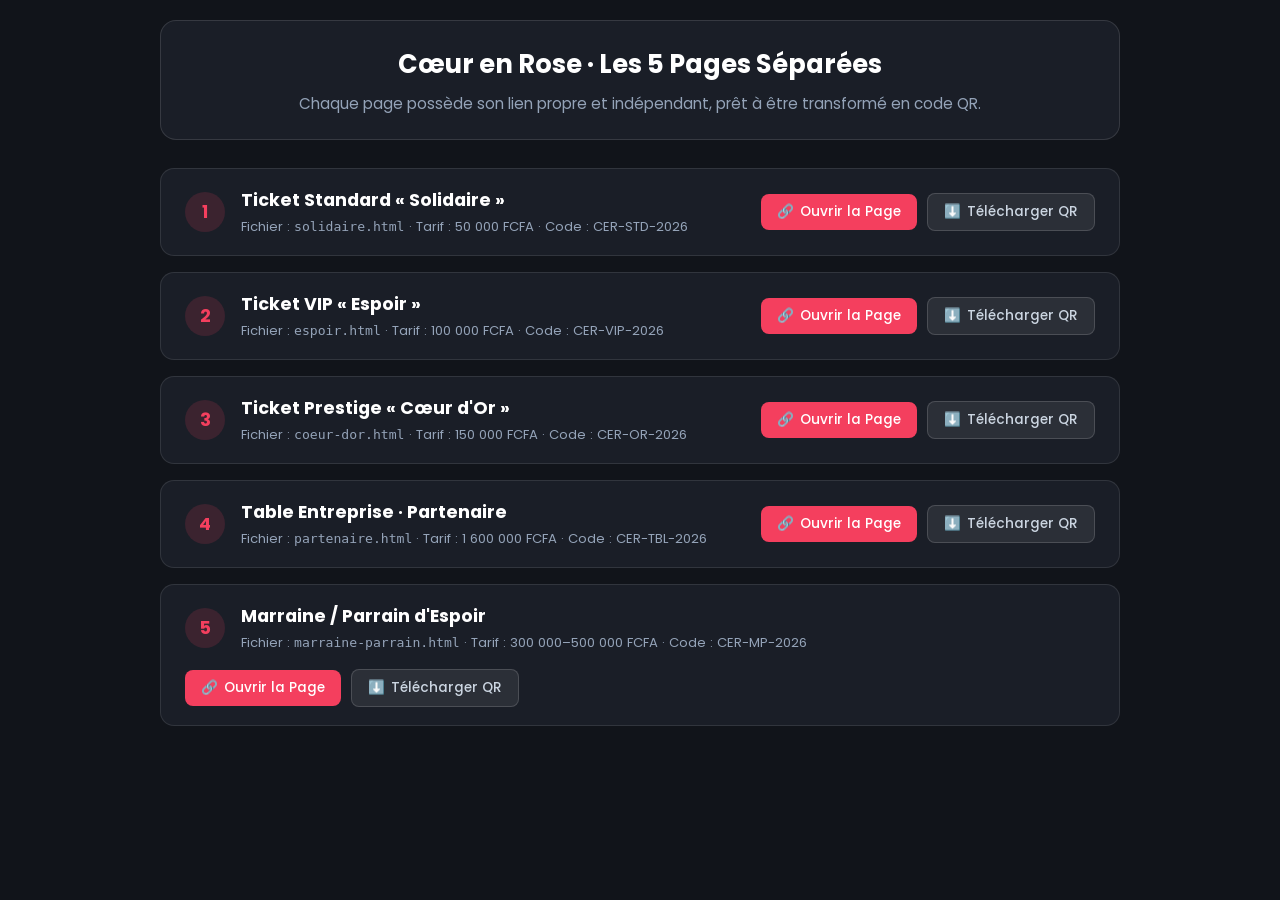
<file: index.html>
<!DOCTYPE html>
<html lang="fr">
<head>
  <meta charset="UTF-8">
  <meta name="viewport" content="width=device-width, initial-scale=1.0">
  <title>Cœur en Rose · Les 5 Pages de Billets & Remerciements</title>
  <link rel="preconnect" href="https://fonts.googleapis.com">
  <link rel="preconnect" href="https://fonts.gstatic.com" crossorigin>
  <link href="https://fonts.googleapis.com/css2?family=Poppins:wght@400;500;600;700&display=swap" rel="stylesheet">
  <link rel="stylesheet" href="style.css">
  <style>
    .hub-container {
      width: 100%;
      max-width: 960px;
      margin: 0 auto;
      display: flex;
      flex-direction: column;
      gap: 28px;
    }
    .hub-header {
      background: #1a1e27;
      border: 1px solid rgba(255, 255, 255, 0.12);
      border-radius: 16px;
      padding: 24px;
      text-align: center;
    }
    .hub-header h1 {
      font-size: 1.6rem;
      color: #fff;
      margin-bottom: 8px;
    }
    .hub-header p {
      font-size: 0.95rem;
      color: #94a3b8;
    }
    .pages-list {
      display: flex;
      flex-direction: column;
      gap: 16px;
    }
    .page-card {
      background: #1a1e27;
      border: 1px solid rgba(255, 255, 255, 0.1);
      border-radius: 14px;
      padding: 18px 24px;
      display: flex;
      align-items: center;
      justify-content: space-between;
      flex-wrap: wrap;
      gap: 16px;
      transition: all 0.2s ease;
    }
    .page-card:hover {
      border-color: #f43f5e;
      transform: translateY(-2px);
      box-shadow: 0 8px 24px rgba(0, 0, 0, 0.4);
    }
    .page-card-info {
      display: flex;
      align-items: center;
      gap: 16px;
    }
    .page-num {
      width: 40px;
      height: 40px;
      border-radius: 50%;
      background: rgba(244, 63, 94, 0.15);
      color: #f43f5e;
      display: flex;
      align-items: center;
      justify-content: center;
      font-weight: 700;
      font-size: 1.1rem;
    }
    .page-names h3 {
      font-size: 1.1rem;
      color: #fff;
      margin-bottom: 4px;
    }
    .page-names p {
      font-size: 0.82rem;
      color: #94a3b8;
    }
    .page-card-actions {
      display: flex;
      align-items: center;
      gap: 10px;
    }
    .btn-action {
      padding: 8px 16px;
      border-radius: 8px;
      font-size: 0.85rem;
      font-weight: 500;
      text-decoration: none;
      display: inline-flex;
      align-items: center;
      gap: 6px;
      transition: all 0.2s ease;
    }
    .btn-action.open {
      background: #f43f5e;
      color: #fff;
    }
    .btn-action.open:hover {
      background: #e11d48;
    }
    .btn-action.download {
      background: rgba(255, 255, 255, 0.08);
      border: 1px solid rgba(255, 255, 255, 0.15);
      color: #cbd5e1;
    }
    .btn-action.download:hover {
      background: rgba(255, 255, 255, 0.15);
      color: #fff;
    }
  </style>
</head>
<body>

  <div class="hub-container">

    <div class="hub-header">
      <h1>Cœur en Rose · Les 5 Pages Séparées</h1>
      <p>Chaque page possède son lien propre et indépendant, prêt à être transformé en code QR.</p>
    </div>

    <div class="pages-list">

      <!-- Page 1: Solidaire -->
      <div class="page-card">
        <div class="page-card-info">
          <div class="page-num">1</div>
          <div class="page-names">
            <h3>Ticket Standard « Solidaire »</h3>
            <p>Fichier : <code>solidaire.html</code> · Tarif : 50 000 FCFA · Code : CER-STD-2026</p>
          </div>
        </div>
        <div class="page-card-actions">
          <a class="btn-action open" href="solidaire.html"><span>🔗</span> Ouvrir la Page</a>
          <a class="btn-action download" href="qr_codes/pages/qr_solidaire.png" download="qr_solidaire.png"><span>⬇️</span> Télécharger QR</a>
        </div>
      </div>

      <!-- Page 2: Espoir -->
      <div class="page-card">
        <div class="page-card-info">
          <div class="page-num">2</div>
          <div class="page-names">
            <h3>Ticket VIP « Espoir »</h3>
            <p>Fichier : <code>espoir.html</code> · Tarif : 100 000 FCFA · Code : CER-VIP-2026</p>
          </div>
        </div>
        <div class="page-card-actions">
          <a class="btn-action open" href="espoir.html"><span>🔗</span> Ouvrir la Page</a>
          <a class="btn-action download" href="qr_codes/pages/qr_espoir.png" download="qr_espoir.png"><span>⬇️</span> Télécharger QR</a>
        </div>
      </div>

      <!-- Page 3: Cœur d'Or -->
      <div class="page-card">
        <div class="page-card-info">
          <div class="page-num">3</div>
          <div class="page-names">
            <h3>Ticket Prestige « Cœur d'Or »</h3>
            <p>Fichier : <code>coeur-dor.html</code> · Tarif : 150 000 FCFA · Code : CER-OR-2026</p>
          </div>
        </div>
        <div class="page-card-actions">
          <a class="btn-action open" href="coeur-dor.html"><span>🔗</span> Ouvrir la Page</a>
          <a class="btn-action download" href="qr_codes/pages/qr_coeur_dor.png" download="qr_coeur_dor.png"><span>⬇️</span> Télécharger QR</a>
        </div>
      </div>

      <!-- Page 4: Partenaire -->
      <div class="page-card">
        <div class="page-card-info">
          <div class="page-num">4</div>
          <div class="page-names">
            <h3>Table Entreprise · Partenaire</h3>
            <p>Fichier : <code>partenaire.html</code> · Tarif : 1 600 000 FCFA · Code : CER-TBL-2026</p>
          </div>
        </div>
        <div class="page-card-actions">
          <a class="btn-action open" href="partenaire.html"><span>🔗</span> Ouvrir la Page</a>
          <a class="btn-action download" href="qr_codes/pages/qr_partenaire.png" download="qr_partenaire.png"><span>⬇️</span> Télécharger QR</a>
        </div>
      </div>

      <!-- Page 5: Marraine / Parrain -->
      <div class="page-card">
        <div class="page-card-info">
          <div class="page-num">5</div>
          <div class="page-names">
            <h3>Marraine / Parrain d'Espoir</h3>
            <p>Fichier : <code>marraine-parrain.html</code> · Tarif : 300 000–500 000 FCFA · Code : CER-MP-2026</p>
          </div>
        </div>
        <div class="page-card-actions">
          <a class="btn-action open" href="marraine-parrain.html"><span>🔗</span> Ouvrir la Page</a>
          <a class="btn-action download" href="qr_codes/pages/qr_marraine_parrain.png" download="qr_marraine_parrain.png"><span>⬇️</span> Télécharger QR</a>
        </div>
      </div>

    </div>

  </div>

</body>
</html>
</file>
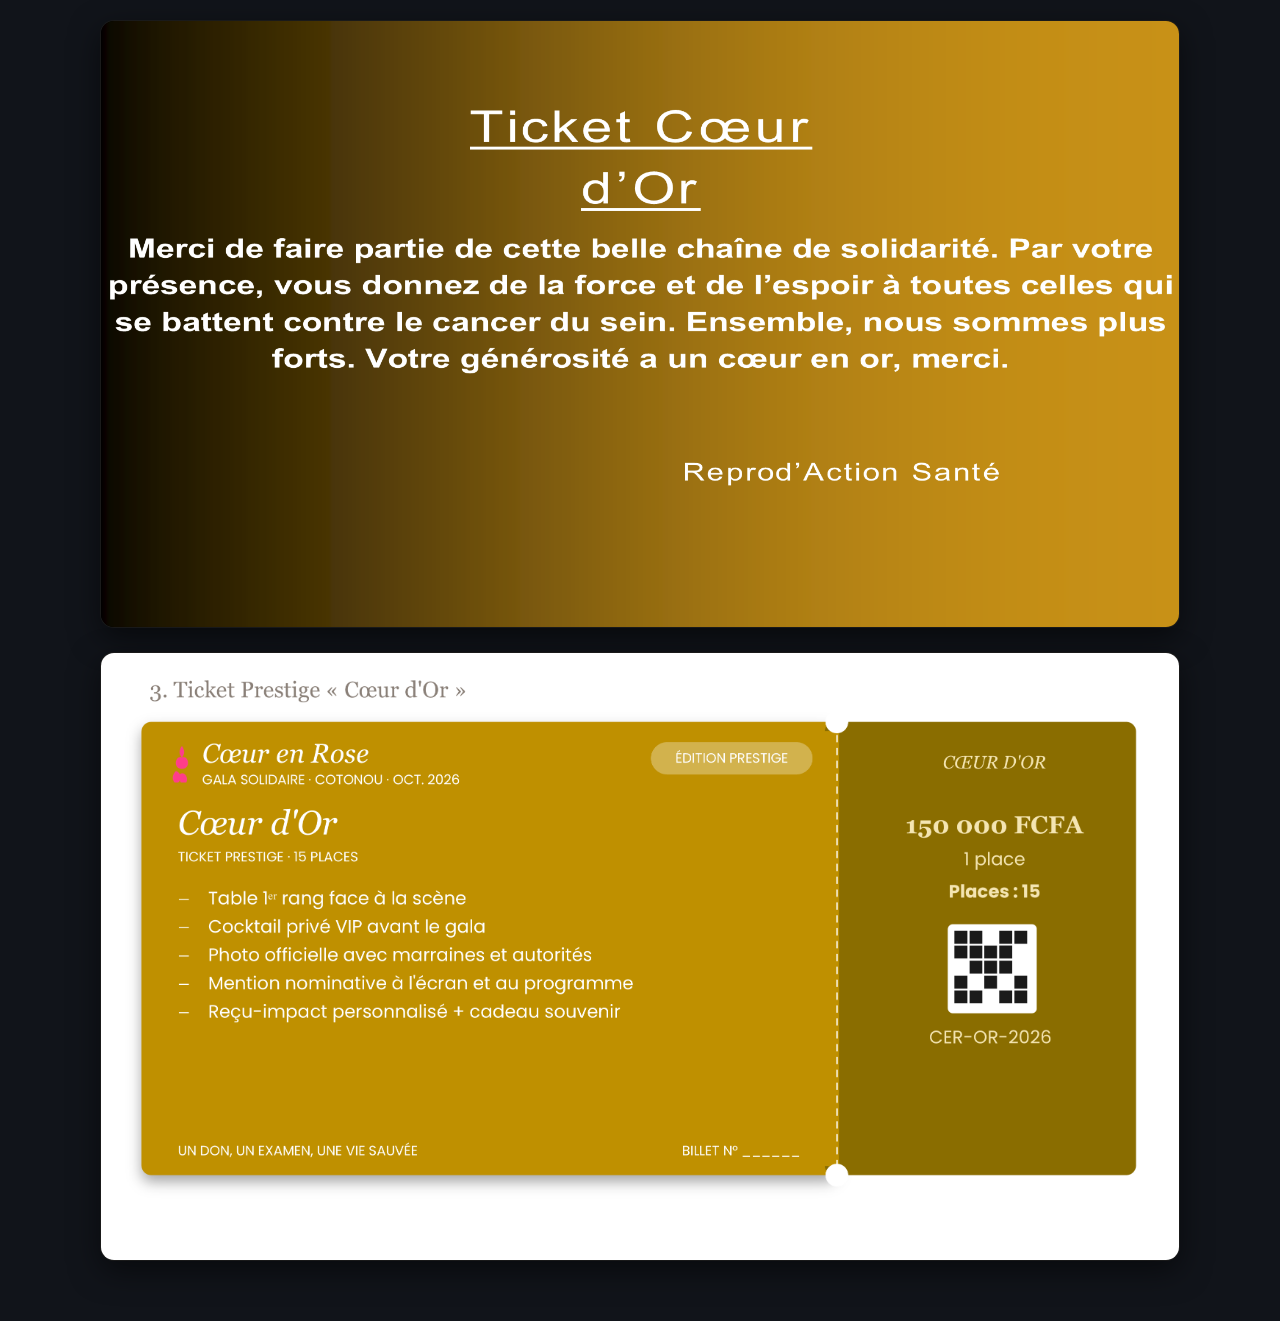
<file: coeur-dor.html>
<!DOCTYPE html>
<html lang="fr">
<head>
  <meta charset="UTF-8">
  <meta name="viewport" content="width=device-width, initial-scale=1.0">
  <title>Ticket Cœur d'Or · Cœur en Rose</title>
  <link rel="preconnect" href="https://fonts.googleapis.com">
  <link rel="preconnect" href="https://fonts.gstatic.com" crossorigin>
  <link href="https://fonts.googleapis.com/css2?family=Poppins:wght@400;500;600;700&display=swap" rel="stylesheet">
  <link rel="stylesheet" href="style.css">
  <style>
    .page-wrapper {
      width: 100%;
      max-width: 1080px;
      margin: 0 auto;
      display: flex;
      flex-direction: column;
      gap: 24px;
    }
    .page-header-bar {
      display: flex;
      justify-content: space-between;
      align-items: center;
      flex-wrap: wrap;
      gap: 12px;
      background: #1a1e27;
      border: 1px solid rgba(255, 255, 255, 0.12);
      border-radius: 12px;
      padding: 12px 20px;
    }
    .page-title-box {
      display: flex;
      align-items: center;
      gap: 12px;
    }
    .page-badge {
      background: #bf9000;
      color: #fff;
      padding: 4px 12px;
      border-radius: 6px;
      font-size: 0.8rem;
      font-weight: 600;
    }
    .page-title {
      font-size: 1rem;
      font-weight: 600;
      color: #fff;
    }
    .page-actions {
      display: flex;
      align-items: center;
      gap: 10px;
    }
    .btn-nav {
      background: rgba(255, 255, 255, 0.08);
      border: 1px solid rgba(255, 255, 255, 0.15);
      color: #cbd5e1;
      padding: 7px 14px;
      border-radius: 8px;
      font-size: 0.82rem;
      text-decoration: none;
      display: inline-flex;
      align-items: center;
      gap: 6px;
      transition: all 0.2s ease;
    }
    .btn-nav:hover {
      background: rgba(244, 63, 94, 0.2);
      border-color: #f43f5e;
      color: #fff;
    }
    .btn-nav.primary {
      background: #f43f5e;
      border-color: #f43f5e;
      color: #fff;
      font-weight: 600;
    }
    .slide-section {
      display: flex;
      flex-direction: column;
      gap: 8px;
    }
    .slide-section-label {
      font-size: 0.8rem;
      text-transform: uppercase;
      letter-spacing: 1px;
      color: #94a3b8;
      font-weight: 600;
    }
    .slide-box {
      width: 100%;
      border-radius: 14px;
      overflow: hidden;
      box-shadow: 0 10px 30px rgba(0, 0, 0, 0.5);
      border: 1px solid rgba(255, 255, 255, 0.1);
      background: #000;
    }
    .slide-box img {
      width: 100%;
      height: auto;
      display: block;
    }
    @media print {
      body {
        background: #fff !important;
        padding: 0 !important;
      }
      .page-header-bar {
        display: none !important;
      }
      .slide-box {
        border: none !important;
        box-shadow: none !important;
        page-break-after: always;
      }
    }
  </style>
</head>
<body>

  <div class="page-wrapper">

    <!-- Top Action Bar -->
    <!-- <header class="page-header-bar">
      <div class="page-title-box">
        <span class="page-badge">150 000 FCFA</span>
        <h1 class="page-title">3. Ticket Prestige « Cœur d'Or »</h1>
      </div>
      <div class="page-title-box">
        <span class="page-badge">150 000 FCFA</span>
        <h1 class="page-title">3. Ticket Prestige « Cœur d'Or »</h1>
      </div>
      <div class="page-title-box">
        <span class="page-badge">150 000 FCFA</span>
        <h1 class="page-title">3. Ticket Prestige « Cœur d'Or »</h1>
      </div>

      <div class="page-actions">
        <a class="btn-nav" href="index.html">
          <span>📋</span> Tous les billets
        </a>
        <a class="btn-nav" href="qr_codes/pages/qr_coeur_dor.png" download="qr_coeur_dor.png">
          <span>⬇️</span> Télécharger QR (coeur-dor)
        </a>
        <button class="btn-nav primary" onclick="window.print()">
          <span>🖨️</span> Imprimer
        </button>
      </div>
    </header> -->

    <!-- 1. CARTE DE REMERCIEMENT (Exactement comme dans Carte de remerciement.pptx) -->
    <section class="slide-section">
      <!-- <div class="slide-section-label">1. Message de Remerciement (Carte de remerciement)</div> -->
      <div class="slide-box">
        <img src="slides_export/carte/carte_slide_3.png" alt="Carte de Remerciement - 3. Ticket Prestige « Cœur d'Or »">
      </div>
    </section>

    <!-- 2. ÉLÉMENT QUI SUIT LE MESSAGE : LE BILLET (Exactement comme dans Tickets_Coeur_en_Rose_PowerPoint.pptx) -->
    <section class="slide-section">
      <!-- <div class="slide-section-label">2. Détails du Billet (Élément qui suit le message)</div> -->
      <div class="slide-box">
        <img src="slides_export/tickets/ticket_slide_3.png" alt="Détails du Billet - 3. Ticket Prestige « Cœur d'Or »">
      </div>
    </section>

  </div>

</body>
</html>
</file>
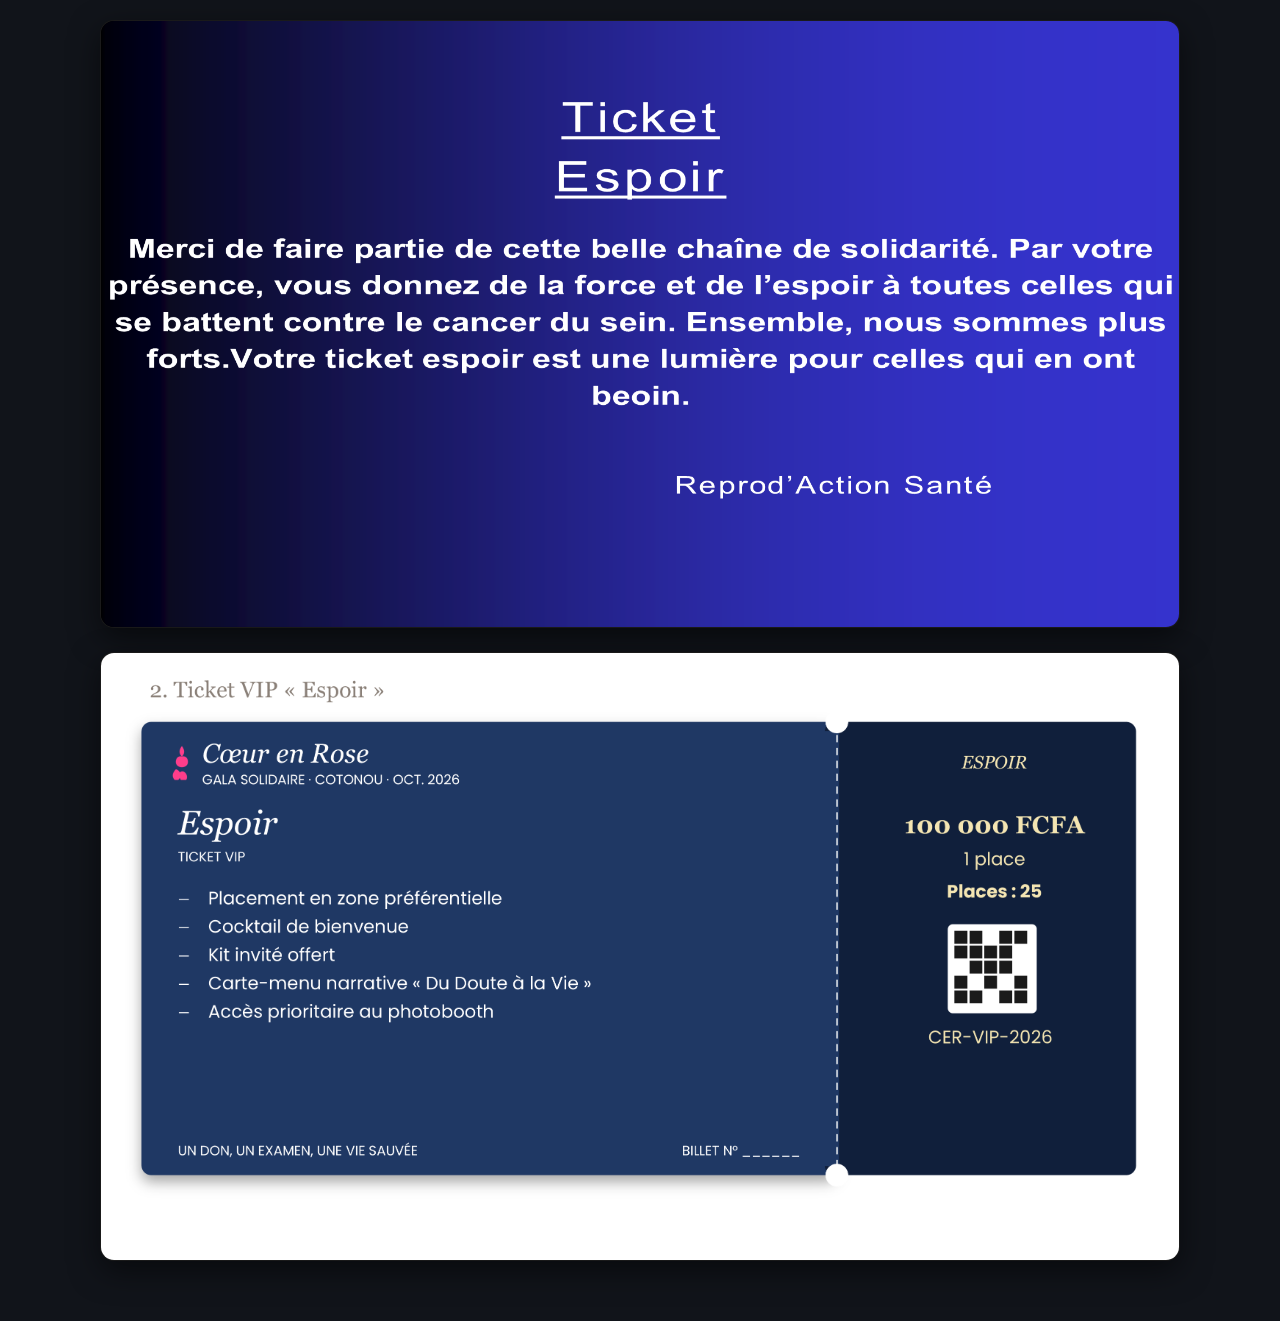
<file: espoir.html>
<!DOCTYPE html>
<html lang="fr">
<head>
  <meta charset="UTF-8">
  <meta name="viewport" content="width=device-width, initial-scale=1.0">
  <title>Ticket Espoir · Cœur en Rose</title>
  <link rel="preconnect" href="https://fonts.googleapis.com">
  <link rel="preconnect" href="https://fonts.gstatic.com" crossorigin>
  <link href="https://fonts.googleapis.com/css2?family=Poppins:wght@400;500;600;700&display=swap" rel="stylesheet">
  <link rel="stylesheet" href="style.css">
  <style>
    .page-wrapper {
      width: 100%;
      max-width: 1080px;
      margin: 0 auto;
      display: flex;
      flex-direction: column;
      gap: 24px;
    }
    .page-header-bar {
      display: flex;
      justify-content: space-between;
      align-items: center;
      flex-wrap: wrap;
      gap: 12px;
      background: #1a1e27;
      border: 1px solid rgba(255, 255, 255, 0.12);
      border-radius: 12px;
      padding: 12px 20px;
    }
    .page-title-box {
      display: flex;
      align-items: center;
      gap: 12px;
    }
    .page-badge {
      background: #1f3864;
      color: #fff;
      padding: 4px 12px;
      border-radius: 6px;
      font-size: 0.8rem;
      font-weight: 600;
    }
    .page-title {
      font-size: 1rem;
      font-weight: 600;
      color: #fff;
    }
    .page-actions {
      display: flex;
      align-items: center;
      gap: 10px;
    }
    .btn-nav {
      background: rgba(255, 255, 255, 0.08);
      border: 1px solid rgba(255, 255, 255, 0.15);
      color: #cbd5e1;
      padding: 7px 14px;
      border-radius: 8px;
      font-size: 0.82rem;
      text-decoration: none;
      display: inline-flex;
      align-items: center;
      gap: 6px;
      transition: all 0.2s ease;
    }
    .btn-nav:hover {
      background: rgba(244, 63, 94, 0.2);
      border-color: #f43f5e;
      color: #fff;
    }
    .btn-nav.primary {
      background: #f43f5e;
      border-color: #f43f5e;
      color: #fff;
      font-weight: 600;
    }
    .slide-section {
      display: flex;
      flex-direction: column;
      gap: 8px;
    }
    .slide-section-label {
      font-size: 0.8rem;
      text-transform: uppercase;
      letter-spacing: 1px;
      color: #94a3b8;
      font-weight: 600;
    }
    .slide-box {
      width: 100%;
      border-radius: 14px;
      overflow: hidden;
      box-shadow: 0 10px 30px rgba(0, 0, 0, 0.5);
      border: 1px solid rgba(255, 255, 255, 0.1);
      background: #000;
    }
    .slide-box img {
      width: 100%;
      height: auto;
      display: block;
    }
    @media print {
      body {
        background: #fff !important;
        padding: 0 !important;
      }
      .page-header-bar {
        display: none !important;
      }
      .slide-box {
        border: none !important;
        box-shadow: none !important;
        page-break-after: always;
      }
    }
  </style>
</head>
<body>

  <div class="page-wrapper">

    <!-- Top Action Bar -->
    <!-- <header class="page-header-bar">
      <div class="page-title-box">
        <span class="page-badge">100 000 FCFA</span>
        <h1 class="page-title">2. Ticket VIP « Espoir »</h1>
      </div>

      <div class="page-actions">
        <a class="btn-nav" href="index.html">
          <span>📋</span> Tous les billets
        </a>
        <a class="btn-nav" href="qr_codes/pages/qr_espoir.png" download="qr_espoir.png">
          <span>⬇️</span> Télécharger QR (espoir)
        </a>
        <button class="btn-nav primary" onclick="window.print()">
          <span>🖨️</span> Imprimer
        </button>
      </div>
    </header> -->

    <!-- 1. CARTE DE REMERCIEMENT (Exactement comme dans Carte de remerciement.pptx) -->
    <section class="slide-section">
      <!-- <div class="slide-section-label">1. Message de Remerciement (Carte de remerciement)</div> -->
      <div class="slide-box">
        <img src="slides_export/carte/carte_slide_2.png" alt="Carte de Remerciement - 2. Ticket VIP « Espoir »">
      </div>
    </section>

    <!-- 2. ÉLÉMENT QUI SUIT LE MESSAGE : LE BILLET (Exactement comme dans Tickets_Coeur_en_Rose_PowerPoint.pptx) -->
    <section class="slide-section">
      <!-- <div class="slide-section-label">2. Détails du Billet (Élément qui suit le message)</div> -->
      <div class="slide-box">
        <img src="slides_export/tickets/ticket_slide_2.png" alt="Détails du Billet - 2. Ticket VIP « Espoir »">
      </div>
    </section>

  </div>

</body>
</html>
</file>
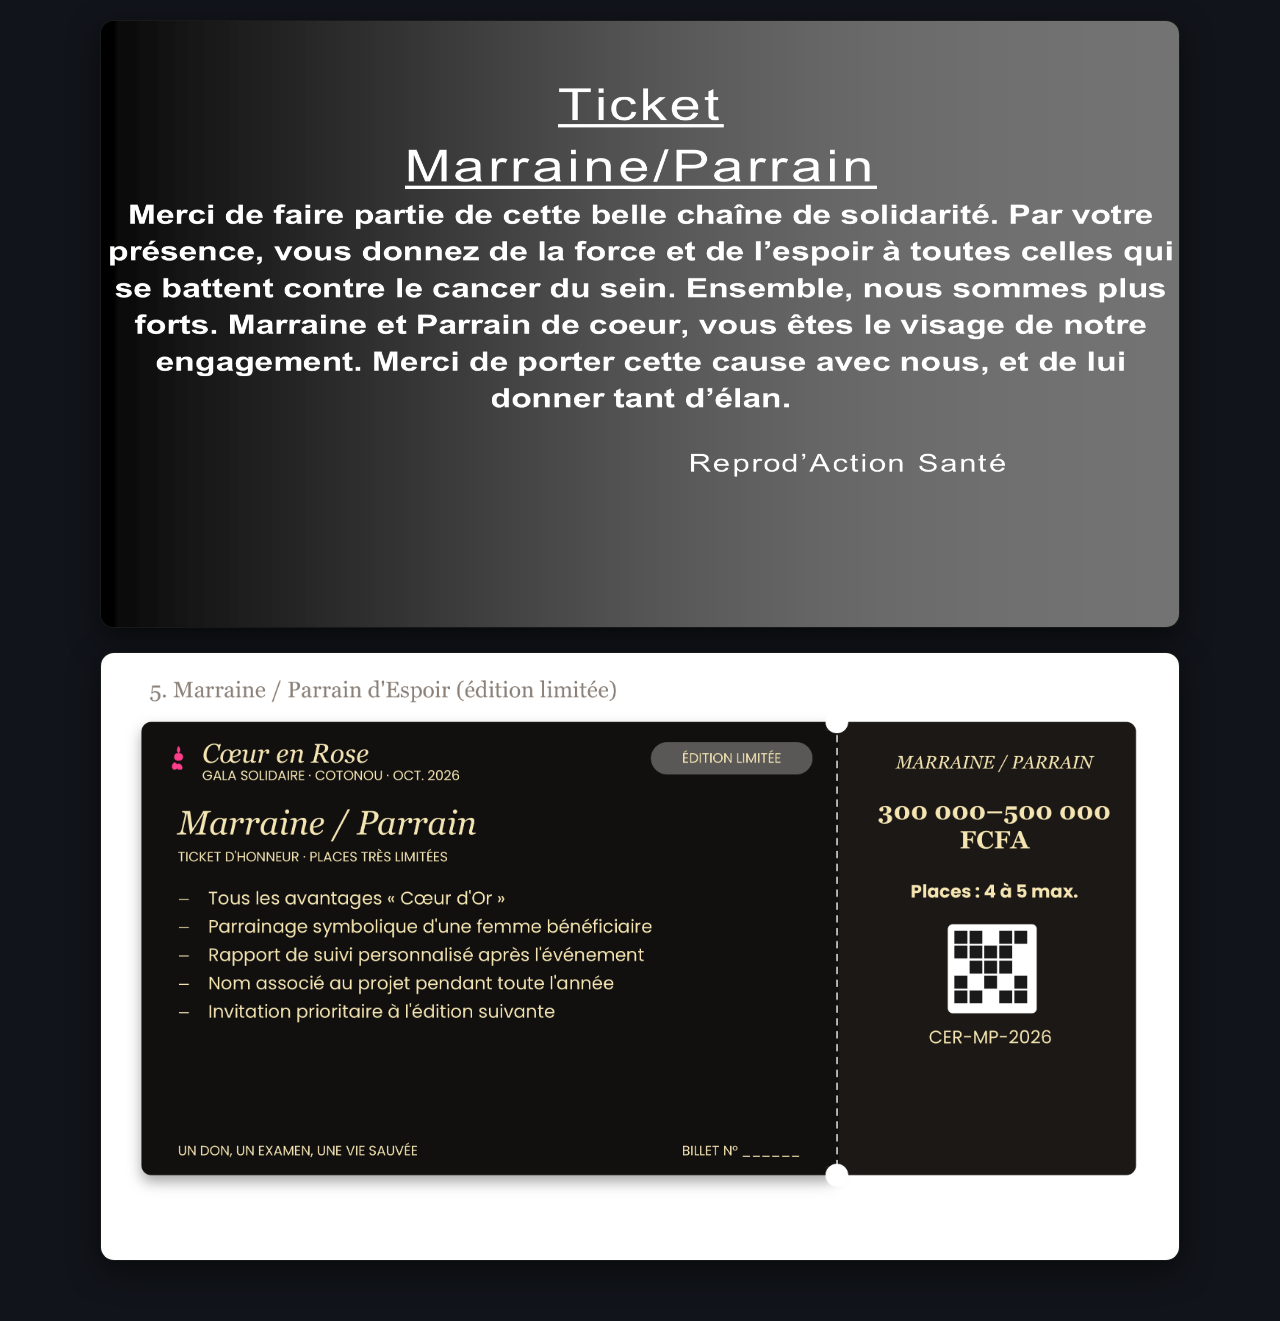
<file: marraine-parrain.html>
<!DOCTYPE html>
<html lang="fr">
<head>
  <meta charset="UTF-8">
  <meta name="viewport" content="width=device-width, initial-scale=1.0">
  <title>Marraine / Parrain d'Espoir · Cœur en Rose</title>
  <link rel="preconnect" href="https://fonts.googleapis.com">
  <link rel="preconnect" href="https://fonts.gstatic.com" crossorigin>
  <link href="https://fonts.googleapis.com/css2?family=Poppins:wght@400;500;600;700&display=swap" rel="stylesheet">
  <link rel="stylesheet" href="style.css">
  <style>
    .page-wrapper {
      width: 100%;
      max-width: 1080px;
      margin: 0 auto;
      display: flex;
      flex-direction: column;
      gap: 24px;
    }
    .page-header-bar {
      display: flex;
      justify-content: space-between;
      align-items: center;
      flex-wrap: wrap;
      gap: 12px;
      background: #1a1e27;
      border: 1px solid rgba(255, 255, 255, 0.12);
      border-radius: 12px;
      padding: 12px 20px;
    }
    .page-title-box {
      display: flex;
      align-items: center;
      gap: 12px;
    }
    .page-badge {
      background: #12100f;
      color: #fff;
      padding: 4px 12px;
      border-radius: 6px;
      font-size: 0.8rem;
      font-weight: 600;
    }
    .page-title {
      font-size: 1rem;
      font-weight: 600;
      color: #fff;
    }
    .page-actions {
      display: flex;
      align-items: center;
      gap: 10px;
    }
    .btn-nav {
      background: rgba(255, 255, 255, 0.08);
      border: 1px solid rgba(255, 255, 255, 0.15);
      color: #cbd5e1;
      padding: 7px 14px;
      border-radius: 8px;
      font-size: 0.82rem;
      text-decoration: none;
      display: inline-flex;
      align-items: center;
      gap: 6px;
      transition: all 0.2s ease;
    }
    .btn-nav:hover {
      background: rgba(244, 63, 94, 0.2);
      border-color: #f43f5e;
      color: #fff;
    }
    .btn-nav.primary {
      background: #f43f5e;
      border-color: #f43f5e;
      color: #fff;
      font-weight: 600;
    }
    .slide-section {
      display: flex;
      flex-direction: column;
      gap: 8px;
    }
    .slide-section-label {
      font-size: 0.8rem;
      text-transform: uppercase;
      letter-spacing: 1px;
      color: #94a3b8;
      font-weight: 600;
    }
    .slide-box {
      width: 100%;
      border-radius: 14px;
      overflow: hidden;
      box-shadow: 0 10px 30px rgba(0, 0, 0, 0.5);
      border: 1px solid rgba(255, 255, 255, 0.1);
      background: #000;
    }
    .slide-box img {
      width: 100%;
      height: auto;
      display: block;
    }
    @media print {
      body {
        background: #fff !important;
        padding: 0 !important;
      }
      .page-header-bar {
        display: none !important;
      }
      .slide-box {
        border: none !important;
        box-shadow: none !important;
        page-break-after: always;
      }
    }
  </style>
</head>
<body>

  <div class="page-wrapper">

    <!-- Top Action Bar -->
    <!-- <header class="page-header-bar">
      <div class="page-title-box">
        <span class="page-badge">300 000–500 000 FCFA</span>
        <h1 class="page-title">5. Marraine / Parrain d'Espoir</h1>
      </div>

      <div class="page-actions">
        <a class="btn-nav" href="index.html">
          <span>📋</span> Tous les billets
        </a>
        <a class="btn-nav" href="qr_codes/pages/qr_marraine_parrain.png" download="qr_marraine_parrain.png">
          <span>⬇️</span> Télécharger QR (marraine-parrain)
        </a>
        <button class="btn-nav primary" onclick="window.print()">
          <span>🖨️</span> Imprimer
        </button>
      </div>
    </header> -->

    <!-- 1. CARTE DE REMERCIEMENT (Exactement comme dans Carte de remerciement.pptx) -->
    <section class="slide-section">
      <!-- <div class="slide-section-label">1. Message de Remerciement (Carte de remerciement)</div> -->
      <div class="slide-box">
        <img src="slides_export/carte/carte_slide_5.png" alt="Carte de Remerciement - 5. Marraine / Parrain d'Espoir">
      </div>
    </section>

    <!-- 2. ÉLÉMENT QUI SUIT LE MESSAGE : LE BILLET (Exactement comme dans Tickets_Coeur_en_Rose_PowerPoint.pptx) -->
    <section class="slide-section">
      <!-- <div class="slide-section-label">2. Détails du Billet (Élément qui suit le message)</div> -->
      <div class="slide-box">
        <img src="slides_export/tickets/ticket_slide_5.png" alt="Détails du Billet - 5. Marraine / Parrain d'Espoir">
      </div>
    </section>

  </div>

</body>
</html>
</file>
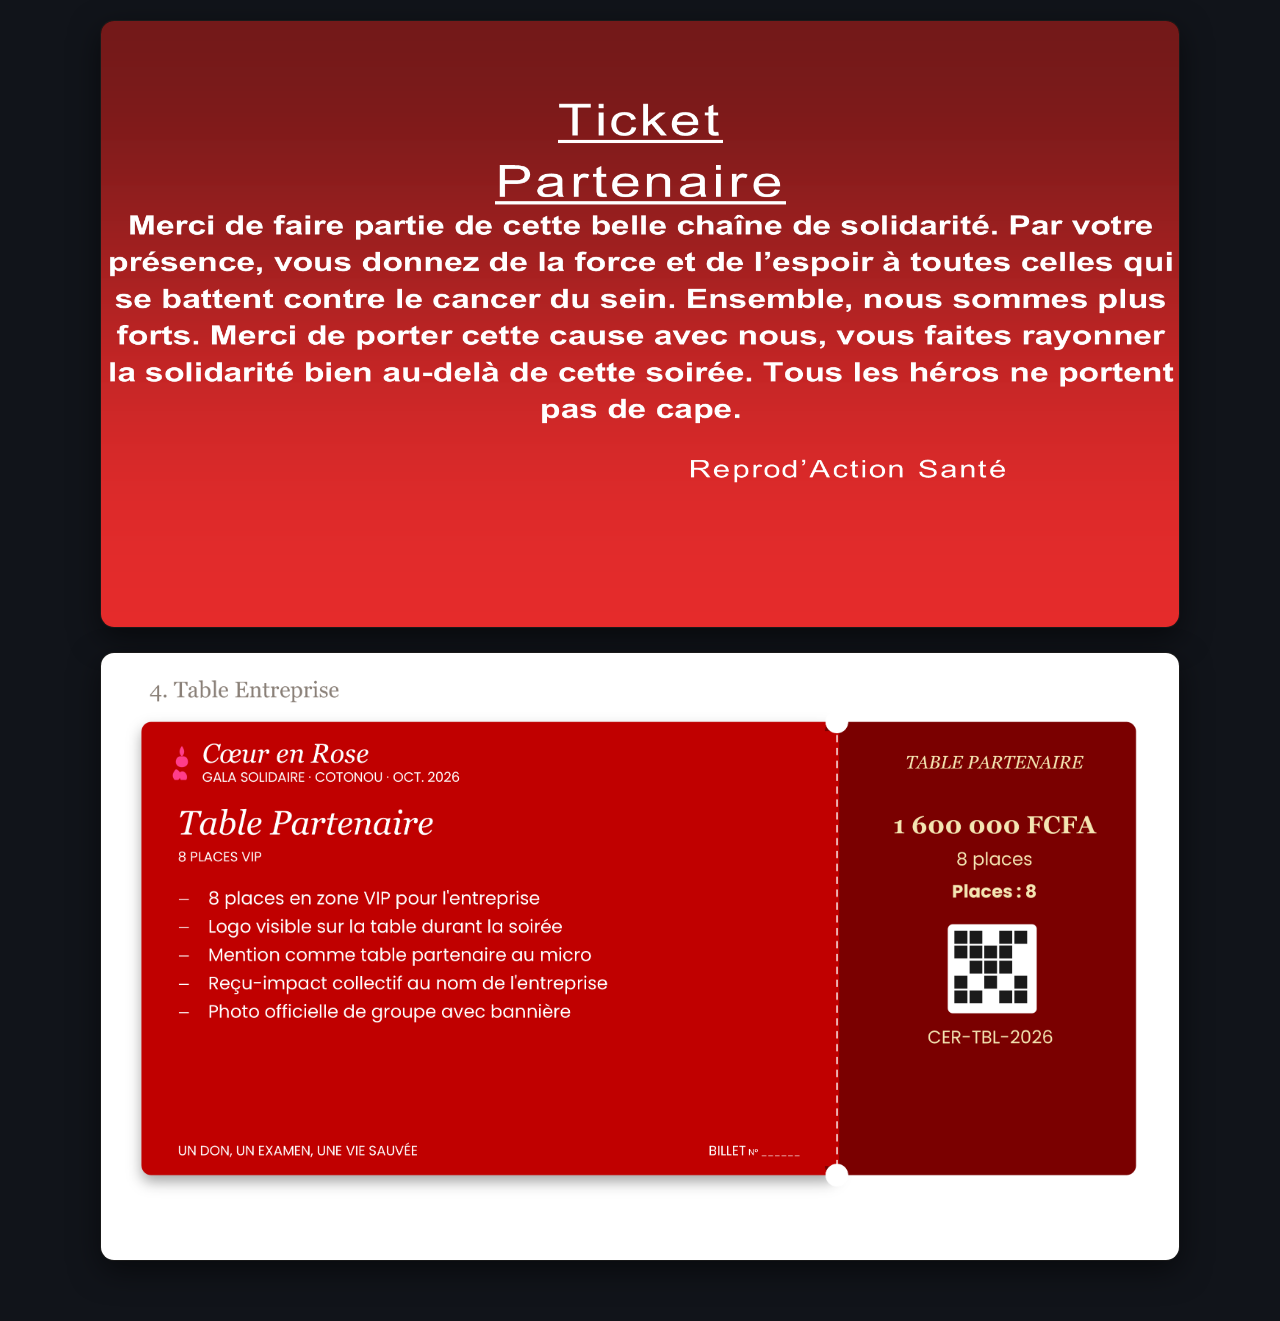
<file: partenaire.html>
<!DOCTYPE html>
<html lang="fr">
<head>
  <meta charset="UTF-8">
  <meta name="viewport" content="width=device-width, initial-scale=1.0">
  <title>Table Partenaire · Cœur en Rose</title>
  <link rel="preconnect" href="https://fonts.googleapis.com">
  <link rel="preconnect" href="https://fonts.gstatic.com" crossorigin>
  <link href="https://fonts.googleapis.com/css2?family=Poppins:wght@400;500;600;700&display=swap" rel="stylesheet">
  <link rel="stylesheet" href="style.css">
  <style>
    .page-wrapper {
      width: 100%;
      max-width: 1080px;
      margin: 0 auto;
      display: flex;
      flex-direction: column;
      gap: 24px;
    }
    .page-header-bar {
      display: flex;
      justify-content: space-between;
      align-items: center;
      flex-wrap: wrap;
      gap: 12px;
      background: #1a1e27;
      border: 1px solid rgba(255, 255, 255, 0.12);
      border-radius: 12px;
      padding: 12px 20px;
    }
    .page-title-box {
      display: flex;
      align-items: center;
      gap: 12px;
    }
    .page-badge {
      background: #c00000;
      color: #fff;
      padding: 4px 12px;
      border-radius: 6px;
      font-size: 0.8rem;
      font-weight: 600;
    }
    .page-title {
      font-size: 1rem;
      font-weight: 600;
      color: #fff;
    }
    .page-actions {
      display: flex;
      align-items: center;
      gap: 10px;
    }
    .btn-nav {
      background: rgba(255, 255, 255, 0.08);
      border: 1px solid rgba(255, 255, 255, 0.15);
      color: #cbd5e1;
      padding: 7px 14px;
      border-radius: 8px;
      font-size: 0.82rem;
      text-decoration: none;
      display: inline-flex;
      align-items: center;
      gap: 6px;
      transition: all 0.2s ease;
    }
    .btn-nav:hover {
      background: rgba(244, 63, 94, 0.2);
      border-color: #f43f5e;
      color: #fff;
    }
    .btn-nav.primary {
      background: #f43f5e;
      border-color: #f43f5e;
      color: #fff;
      font-weight: 600;
    }
    .slide-section {
      display: flex;
      flex-direction: column;
      gap: 8px;
    }
    .slide-section-label {
      font-size: 0.8rem;
      text-transform: uppercase;
      letter-spacing: 1px;
      color: #94a3b8;
      font-weight: 600;
    }
    .slide-box {
      width: 100%;
      border-radius: 14px;
      overflow: hidden;
      box-shadow: 0 10px 30px rgba(0, 0, 0, 0.5);
      border: 1px solid rgba(255, 255, 255, 0.1);
      background: #000;
    }
    .slide-box img {
      width: 100%;
      height: auto;
      display: block;
    }
    @media print {
      body {
        background: #fff !important;
        padding: 0 !important;
      }
      .page-header-bar {
        display: none !important;
      }
      .slide-box {
        border: none !important;
        box-shadow: none !important;
        page-break-after: always;
      }
    }
  </style>
</head>
<body>

  <div class="page-wrapper">

    <!-- Top Action Bar -->
    <!-- <header class="page-header-bar">
      <div class="page-title-box">
        <span class="page-badge">1 600 000 FCFA</span>
        <h1 class="page-title">4. Table Entreprise · Partenaire</h1>
      </div>

      <div class="page-actions">
        <a class="btn-nav" href="index.html">
          <span>📋</span> Tous les billets
        </a>
        <a class="btn-nav" href="qr_codes/pages/qr_partenaire.png" download="qr_partenaire.png">
          <span>⬇️</span> Télécharger QR (partenaire)
        </a>
        <button class="btn-nav primary" onclick="window.print()">
          <span>🖨️</span> Imprimer
        </button>
      </div>
    </header> -->

    <!-- 1. CARTE DE REMERCIEMENT (Exactement comme dans Carte de remerciement.pptx) -->
    <section class="slide-section">
      <!-- <div class="slide-section-label">1. Message de Remerciement (Carte de remerciement)</div> -->
      <div class="slide-box">
        <img src="slides_export/carte/carte_slide_4.png" alt="Carte de Remerciement - 4. Table Entreprise · Partenaire">
      </div>
    </section>

    <!-- 2. ÉLÉMENT QUI SUIT LE MESSAGE : LE BILLET (Exactement comme dans Tickets_Coeur_en_Rose_PowerPoint.pptx) -->
    <section class="slide-section">
      <!-- <div class="slide-section-label">2. Détails du Billet (Élément qui suit le message)</div> -->
      <div class="slide-box">
        <img src="slides_export/tickets/ticket_slide_4.png" alt="Détails du Billet - 4. Table Entreprise · Partenaire">
      </div>
    </section>

  </div>

</body>
</html>
</file>
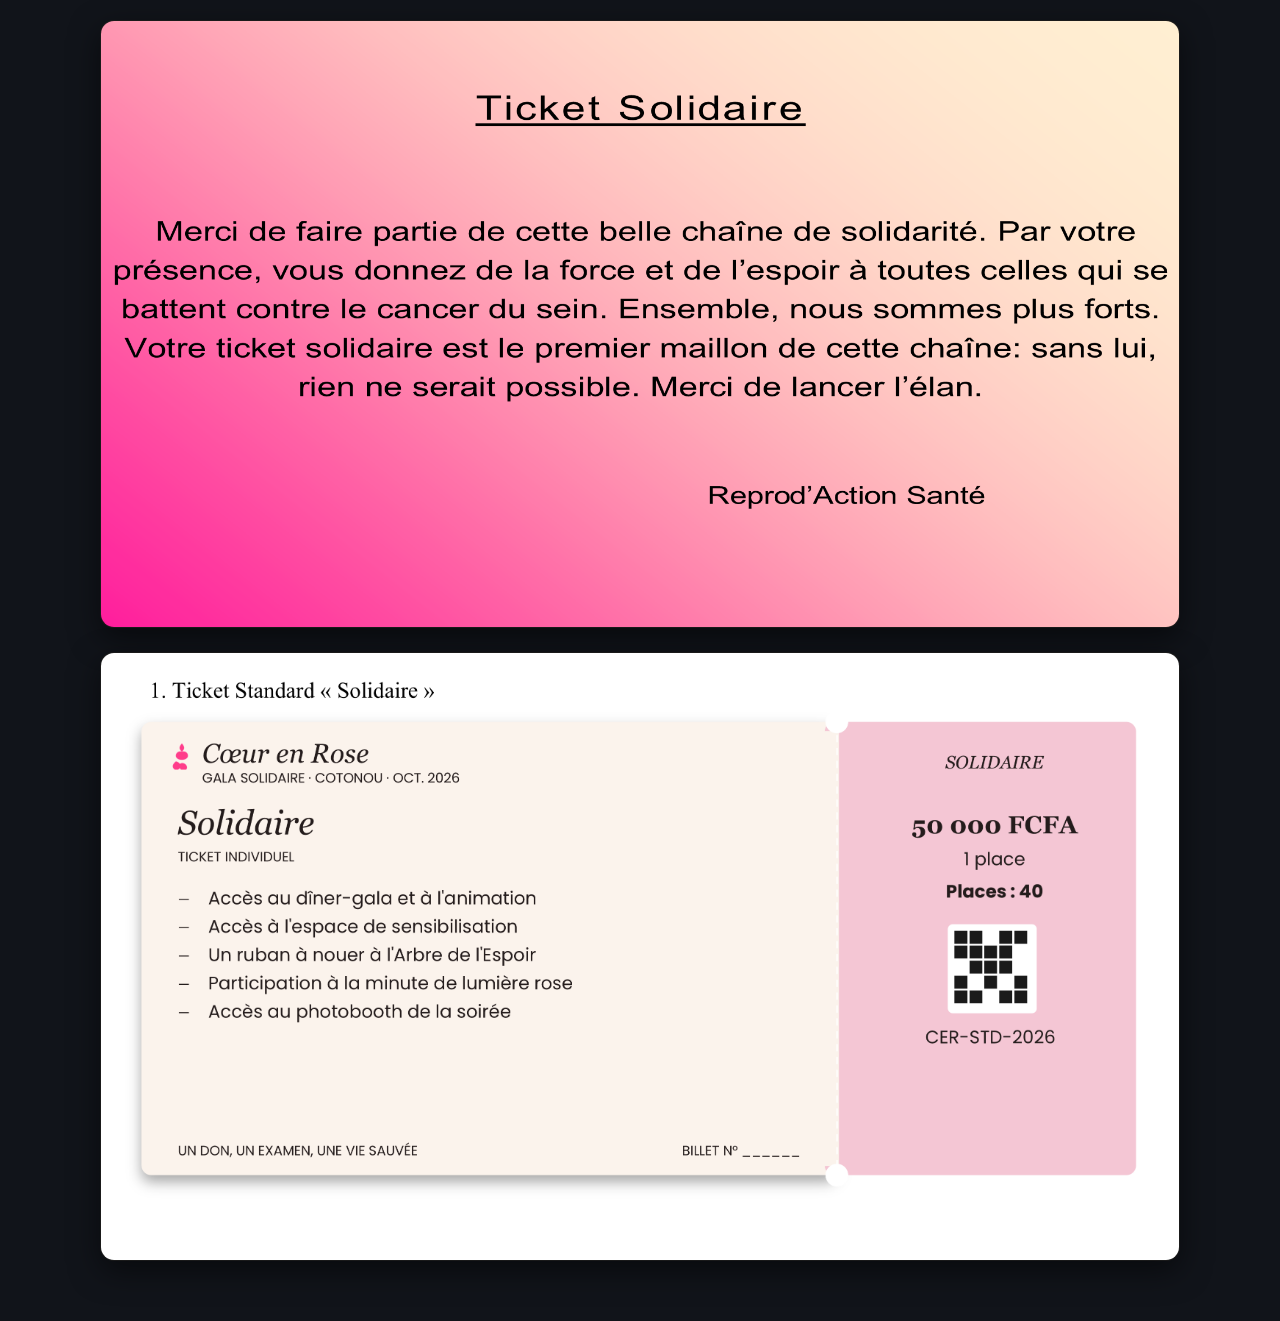
<file: solidaire.html>
<!DOCTYPE html>
<html lang="fr">
<head>
  <meta charset="UTF-8">
  <meta name="viewport" content="width=device-width, initial-scale=1.0">
  <title>Ticket Solidaire · Cœur en Rose</title>
  <link rel="preconnect" href="https://fonts.googleapis.com">
  <link rel="preconnect" href="https://fonts.gstatic.com" crossorigin>
  <link href="https://fonts.googleapis.com/css2?family=Poppins:wght@400;500;600;700&display=swap" rel="stylesheet">
  <link rel="stylesheet" href="style.css">
  <style>
    .page-wrapper {
      width: 100%;
      max-width: 1080px;
      margin: 0 auto;
      display: flex;
      flex-direction: column;
      gap: 24px;
    }
    .page-header-bar {
      display: flex;
      justify-content: space-between;
      align-items: center;
      flex-wrap: wrap;
      gap: 12px;
      background: #1a1e27;
      border: 1px solid rgba(255, 255, 255, 0.12);
      border-radius: 12px;
      padding: 12px 20px;
    }
    .page-title-box {
      display: flex;
      align-items: center;
      gap: 12px;
    }
    .page-badge {
      background: #f43f5e;
      color: #fff;
      padding: 4px 12px;
      border-radius: 6px;
      font-size: 0.8rem;
      font-weight: 600;
    }
    .page-title {
      font-size: 1rem;
      font-weight: 600;
      color: #fff;
    }
    .page-actions {
      display: flex;
      align-items: center;
      gap: 10px;
    }
    .btn-nav {
      background: rgba(255, 255, 255, 0.08);
      border: 1px solid rgba(255, 255, 255, 0.15);
      color: #cbd5e1;
      padding: 7px 14px;
      border-radius: 8px;
      font-size: 0.82rem;
      text-decoration: none;
      display: inline-flex;
      align-items: center;
      gap: 6px;
      transition: all 0.2s ease;
    }
    .btn-nav:hover {
      background: rgba(244, 63, 94, 0.2);
      border-color: #f43f5e;
      color: #fff;
    }
    .btn-nav.primary {
      background: #f43f5e;
      border-color: #f43f5e;
      color: #fff;
      font-weight: 600;
    }
    .slide-section {
      display: flex;
      flex-direction: column;
      gap: 8px;
    }
    .slide-section-label {
      font-size: 0.8rem;
      text-transform: uppercase;
      letter-spacing: 1px;
      color: #94a3b8;
      font-weight: 600;
    }
    .slide-box {
      width: 100%;
      border-radius: 14px;
      overflow: hidden;
      box-shadow: 0 10px 30px rgba(0, 0, 0, 0.5);
      border: 1px solid rgba(255, 255, 255, 0.1);
      background: #000;
    }
    .slide-box img {
      width: 100%;
      height: auto;
      display: block;
    }
    @media print {
      body {
        background: #fff !important;
        padding: 0 !important;
      }
      .page-header-bar {
        display: none !important;
      }
      .slide-box {
        border: none !important;
        box-shadow: none !important;
        page-break-after: always;
      }
    }
  </style>
</head>
<body>

  <div class="page-wrapper">

    <!-- Top Action Bar -->
    <!-- <header class="page-header-bar">
      <div class="page-title-box">
        <span class="page-badge">50 000 FCFA</span>
        <h1 class="page-title">1. Ticket Standard « Solidaire »</h1>
      </div>

      <div class="page-actions">
        <a class="btn-nav" href="index.html">
          <span>📋</span> Tous les billets
        </a>
        <a class="btn-nav" href="qr_codes/pages/qr_solidaire.png" download="qr_solidaire.png">
          <span>⬇️</span> Télécharger QR (solidaire)
        </a>
        <button class="btn-nav primary" onclick="window.print()">
          <span>🖨️</span> Imprimer
        </button>
      </div>
    </header> -->

    <!-- 1. CARTE DE REMERCIEMENT (Exactement comme dans Carte de remerciement.pptx) -->
    <section class="slide-section">
      <!-- <div class="slide-section-label">1. Message de Remerciement (Carte de remerciement)</div> -->
      <div class="slide-box">
        <img src="slides_export/carte/carte_slide_1.png" alt="Carte de Remerciement - 1. Ticket Standard « Solidaire »">
      </div>
    </section>

    <!-- 2. ÉLÉMENT QUI SUIT LE MESSAGE : LE BILLET (Exactement comme dans Tickets_Coeur_en_Rose_PowerPoint.pptx) -->
    <section class="slide-section">
      <!-- <div class="slide-section-label">2. Détails du Billet (Élément qui suit le message)</div> -->
      <div class="slide-box">
        <img src="slides_export/tickets/ticket_slide_1.png" alt="Détails du Billet - 1. Ticket Standard « Solidaire »">
      </div>
    </section>

  </div>

</body>
</html>
</file>
<file: style.css>
/* ==========================================================================
   Cœur en Rose · Scanner & Affichage des Diapositives Exactes
   ========================================================================== */

:root {
  --bg-app: #11141a;
  --bg-surface: #1a1e27;
  --border-color: rgba(255, 255, 255, 0.12);
  --text-main: #f8fafc;
  --text-dim: #94a3b8;
  --rose-accent: #f43f5e;
  --green-success: #10b981;
  --font-family: 'Poppins', -apple-system, BlinkMacSystemFont, "Segoe UI", Roboto, sans-serif;
}

* {
  box-sizing: border-box;
  margin: 0;
  padding: 0;
}

body {
  background-color: var(--bg-app);
  color: var(--text-main);
  font-family: var(--font-family);
  min-height: 100vh;
  display: flex;
  flex-direction: column;
  align-items: center;
  padding: 20px 16px 60px;
}

.main-container {
  width: 100%;
  max-width: 1100px;
  display: flex;
  flex-direction: column;
  gap: 20px;
}

/* Top Navigation Bar */
.app-topbar {
  background: var(--bg-surface);
  border: 1px solid var(--border-color);
  border-radius: 14px;
  padding: 12px 18px;
  box-shadow: 0 4px 20px rgba(0, 0, 0, 0.3);
}

.topbar-nav {
  display: flex;
  align-items: center;
  justify-content: space-between;
  flex-wrap: wrap;
  gap: 12px;
}

.pills-group {
  display: flex;
  align-items: center;
  flex-wrap: wrap;
  gap: 8px;
}

.pill-item {
  background: rgba(255, 255, 255, 0.06);
  border: 1px solid rgba(255, 255, 255, 0.1);
  color: var(--text-dim);
  padding: 8px 14px;
  border-radius: 8px;
  font-size: 0.85rem;
  font-weight: 500;
  cursor: pointer;
  transition: all 0.2s ease;
  display: flex;
  align-items: center;
  gap: 6px;
}

.pill-item:hover {
  background: rgba(255, 255, 255, 0.12);
  color: #fff;
}

.pill-item.active {
  background: #f43f5e;
  border-color: #f43f5e;
  color: #fff;
  font-weight: 600;
  box-shadow: 0 2px 12px rgba(244, 63, 94, 0.4);
}

.pill-price {
  font-size: 0.76rem;
  opacity: 0.85;
}

.action-tools {
  display: flex;
  align-items: center;
  gap: 10px;
}

.tool-btn {
  background: rgba(255, 255, 255, 0.08);
  border: 1px solid var(--border-color);
  color: #fff;
  padding: 8px 16px;
  border-radius: 8px;
  font-size: 0.85rem;
  font-weight: 500;
  cursor: pointer;
  display: flex;
  align-items: center;
  gap: 8px;
  text-decoration: none;
  transition: all 0.2s ease;
}

.tool-btn:hover {
  background: rgba(244, 63, 94, 0.15);
  border-color: var(--rose-accent);
}

.tool-btn.download:hover {
  background: rgba(16, 185, 129, 0.15);
  border-color: var(--green-success);
}

/* Status Strip */
.scan-status-strip {
  background: rgba(16, 185, 129, 0.1);
  border: 1px solid rgba(16, 185, 129, 0.25);
  color: #a7f3d0;
  border-radius: 10px;
  padding: 10px 18px;
  font-size: 0.88rem;
  display: flex;
  align-items: center;
  gap: 10px;
}

.status-dot {
  width: 8px;
  height: 8px;
  border-radius: 50%;
  background: var(--green-success);
  box-shadow: 0 0 8px var(--green-success);
}

/* Viewer: Slides Cards */
.slides-viewer {
  display: flex;
  flex-direction: column;
  gap: 32px;
}

.slide-block {
  display: flex;
  flex-direction: column;
  gap: 10px;
}

.slide-label {
  font-size: 0.82rem;
  text-transform: uppercase;
  letter-spacing: 1px;
  color: var(--text-dim);
  font-weight: 600;
  display: flex;
  align-items: center;
  gap: 8px;
}

.slide-frame {
  background: #000;
  border-radius: 16px;
  border: 1px solid var(--border-color);
  overflow: hidden;
  box-shadow: 0 10px 30px rgba(0, 0, 0, 0.4);
  position: relative;
  transition: opacity 0.3s ease;
}

/* Exact slide image maintains full 100% fidelity */
.exact-slide-image {
  width: 100%;
  height: auto;
  display: block;
}

/* Scanner Modal */
.modal-overlay {
  position: fixed;
  inset: 0;
  background: rgba(0, 0, 0, 0.8);
  backdrop-filter: blur(8px);
  display: none;
  align-items: center;
  justify-content: center;
  padding: 20px;
  z-index: 999;
}

.modal-overlay.active {
  display: flex;
}

.modal-box {
  background: var(--bg-surface);
  border: 1px solid var(--border-color);
  border-radius: 16px;
  width: 100%;
  max-width: 500px;
  overflow: hidden;
  box-shadow: 0 20px 40px rgba(0, 0, 0, 0.6);
}

.modal-header {
  display: flex;
  align-items: center;
  justify-content: space-between;
  padding: 16px 20px;
  border-bottom: 1px solid var(--border-color);
}

.modal-header h3 {
  font-size: 1.1rem;
  font-weight: 600;
}

.modal-close-btn {
  background: none;
  border: none;
  color: var(--text-dim);
  font-size: 1.2rem;
  cursor: pointer;
  padding: 4px;
}

.modal-close-btn:hover {
  color: #fff;
}

.modal-body {
  padding: 20px;
  display: flex;
  flex-direction: column;
  align-items: center;
  gap: 16px;
}

.scanner-viewport {
  width: 100%;
  height: 280px;
  background: #000;
  border-radius: 12px;
  position: relative;
  overflow: hidden;
  border: 1px solid var(--border-color);
}

#scanner-video {
  width: 100%;
  height: 100%;
  object-fit: cover;
}

#scanner-canvas {
  display: none;
}

.scanner-aim-box {
  position: absolute;
  top: 50%;
  left: 50%;
  transform: translate(-50%, -50%);
  width: 180px;
  height: 180px;
  border: 2px solid var(--rose-accent);
  border-radius: 12px;
  pointer-events: none;
}

.scanner-laser {
  position: absolute;
  top: 0;
  left: 0;
  width: 100%;
  height: 2px;
  background: var(--rose-accent);
  box-shadow: 0 0 8px var(--rose-accent);
  animation: laserScan 2s infinite ease-in-out;
}

@keyframes laserScan {
  0% { top: 0; }
  50% { top: 100%; }
  100% { top: 0; }
}

.scanner-msg {
  font-size: 0.85rem;
  color: var(--text-dim);
  text-align: center;
}

.btn-upload {
  background: rgba(255, 255, 255, 0.08);
  border: 1px dashed rgba(255, 255, 255, 0.25);
  color: var(--text-main);
  padding: 10px 18px;
  border-radius: 8px;
  font-size: 0.85rem;
  cursor: pointer;
  display: flex;
  align-items: center;
  gap: 8px;
}

.btn-upload:hover {
  background: rgba(255, 255, 255, 0.14);
}

/* Toast */
.toast {
  position: fixed;
  bottom: 24px;
  background: var(--bg-surface);
  border: 1px solid var(--rose-accent);
  color: #fff;
  padding: 12px 20px;
  border-radius: 10px;
  box-shadow: 0 10px 25px rgba(0, 0, 0, 0.5);
  font-size: 0.9rem;
  font-weight: 500;
  opacity: 0;
  transform: translateY(20px);
  transition: all 0.3s ease;
  z-index: 1000;
  pointer-events: none;
}

.toast.show {
  opacity: 1;
  transform: translateY(0);
}

@media (max-width: 768px) {
  .topbar-nav {
    flex-direction: column;
    align-items: stretch;
  }
  .pills-group {
    justify-content: center;
  }
  .action-tools {
    justify-content: center;
  }
}
</file>
